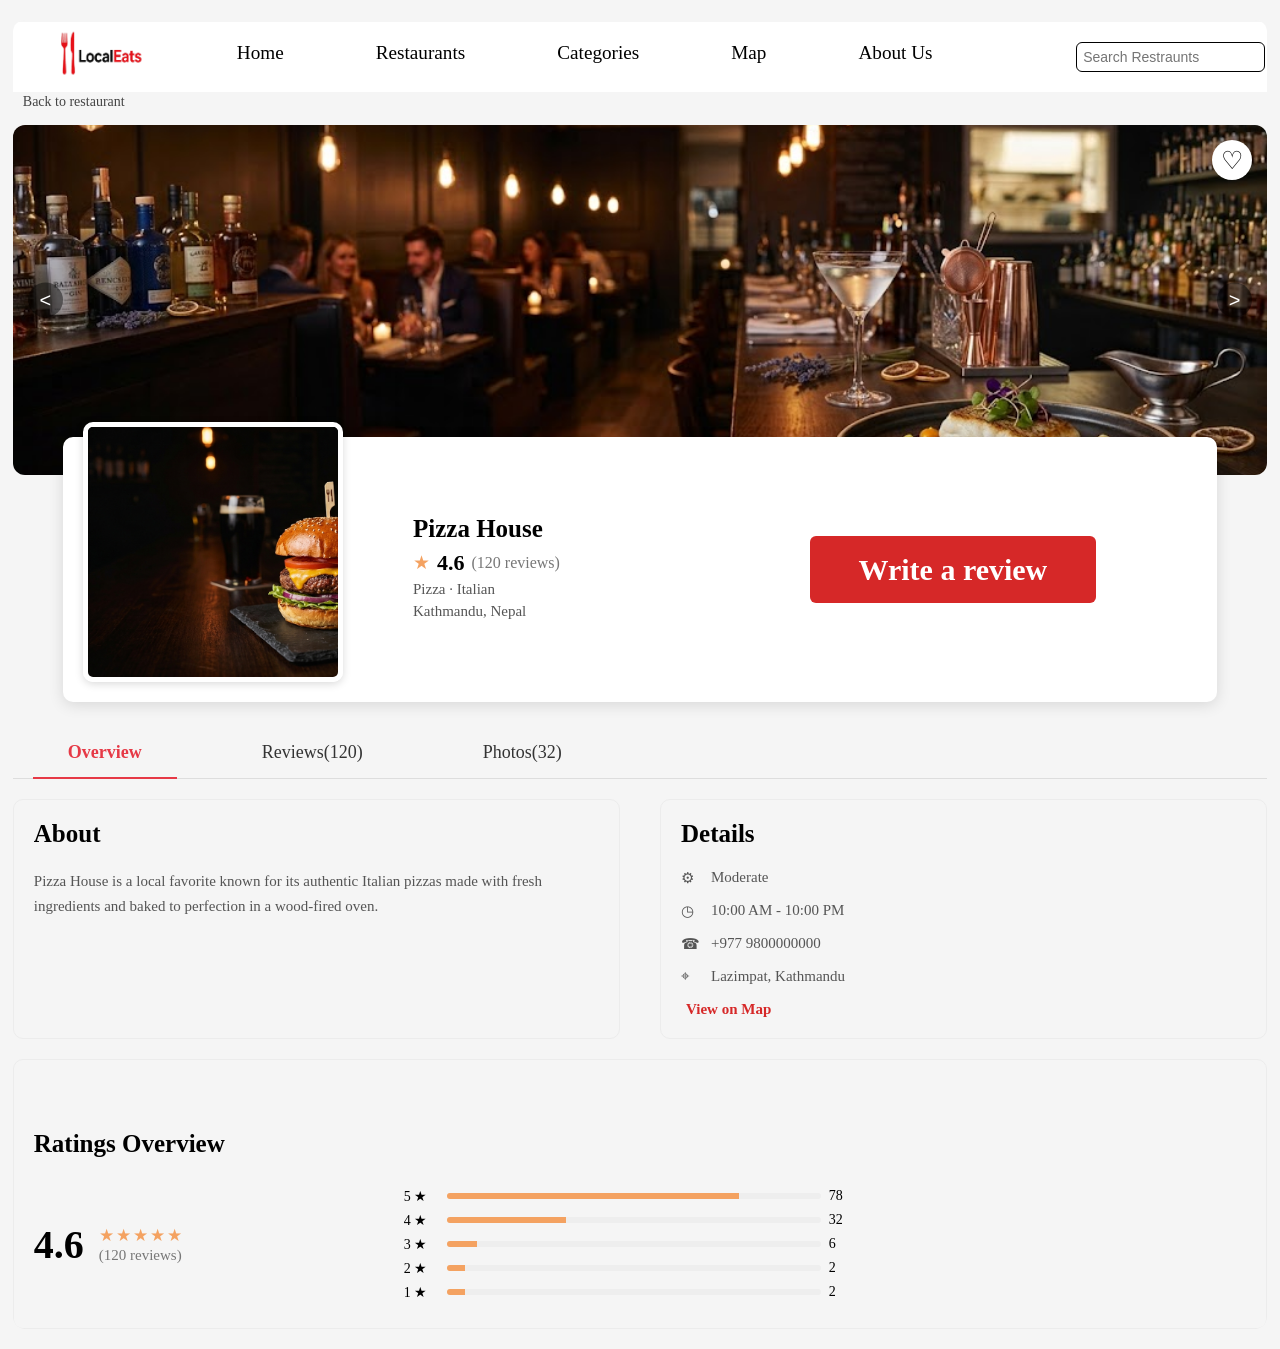
<file: frontend/restaurant-detail.html>
<!DOCTYPE html>
<html lang="en">
  <head>
    <meta charset="UTF-8" />
    <meta name="viewport" content="width=device-width, initial-scale=1.0" />
    <title>Restaurant Detail</title>
    <link rel="stylesheet" href="style.css" />
  </head>

  <body>
    <div class="page">
      <nav class="navbar">
        <ul>
          <a href="index.html"><img src="mainlogo-removebg-preview.png" /></a>
          <li><a href="index.html">Home</a></li>
          <li><a href="restaurant.html">Restaurants</a></li>
          <li><a href="categories.html">Categories</a></li>
          <li><a href="map.html ">Map</a></li>
          <li><a href="aboutus.html">About Us</a></li>
          <li><input type="search" placeholder="Search Restraunts" /></li>
        </ul>
      </nav>
      <a href="restaurant.html" class="back-to-restaurant"
        >Back to restaurant</a>
      <div class="restaurant-hero">
        <img src="rescover.jfif" alt="Pizza House" />

        <button class="favorite-btn">♡</button>

        <button class="image-arrow left-arrow">&lt;</button>
        <button class="image-arrow right-arrow">&gt;</button>
      </div>

      <!-- Restaurant information -->
      <section class="restaurant-infos">
        <div class="detail-logo">
          <img src="burger.jfif" alt="Pizza House logo" />
        </div>
        <div class="restaurant-basic-info">
          <h1>Pizza House</h1>
          <div class="ratings">
            <span class="star">★</span>
            <strong>4.6</strong>
            <span class="review-count">(120 reviews)</span>
          </div>
          <p>Pizza · Italian</p>
          <p>Kathmandu, Nepal</p>
        </div>
            <a href="writereview.html" class="review-btn">Write a review</a>
      </section>

      <!-- Tabs -->
      <div class="detail-tabs">
        <a href="#" class="active">Overview</a>
        <a href="#">Reviews(120)</a>
        <a href="#">Photos(32)</a>
      </div>

      <!-- About + Details -->
      <section class="overview-section">
        <!-- About -->
        <div class="os-about">
          <h2>About</h2>

          <p>
            Pizza House is a local favorite known for its authentic Italian
            pizzas made with fresh ingredients and baked to perfection in a
            wood-fired oven.
          </p>
        </div>

        <!-- Details -->
        <div class="os-details">
          <h2>Details</h2>
          <p>
            <span>⚙</span>
            Moderate
          </p>
          <p>
            <span>◷</span>
            10:00 AM - 10:00 PM
          </p>
          <p>
            <span>☎</span>
            +977 9800000000
          </p>
          <p>
            <span>⌖</span>
            Lazimpat, Kathmandu
          </p>
          <a href="#">View on Map</a>
        </div>
      </section>


      <!-- Ratings -->
      <section class="ratings-section">
        <h2>Ratings Overview</h2>

        <div class="rs-ratings-content">
          <!-- Overall rating -->
          <div class="rs-rc-overall-rating">
            <div class="rs-rc-or-big-rating">4.6</div>

            <div>
              <div class="rs-rc-or-br-big-stars">★★★★★</div>
              <small>(120 reviews)</small>
            </div>
          </div>

          <!-- Rating bars -->
          <div class="rs-rating-bars">
            <div class="rs-rating-row">
              <span>5 ★</span>
              <div class="rs-bar">
                <div class="rs-bar-fill five"></div>
              </div>
              <span>78</span>
            </div>

            <div class="rs-rating-row">
              <span>4 ★</span>
              <div class="rs-bar">
                <div class="rs-bar-fill four"></div>
              </div>
              <span>32</span>
            </div>

            <div class="rs-rating-row">
              <span>3 ★</span>
              <div class="rs-bar">
                <div class="rs-bar-fill three"></div>
              </div>
              <span>6</span>
            </div>

            <div class="rs-rating-row">
              <span>2 ★</span>
              <div class="rs-bar">
                <div class="rs-bar-fill two"></div>
              </div>
              <span>2</span>
            </div>

            <div class="rs-rating-row">
              <span>1 ★</span>
              <div class="rs-bar">
                <div class="rs-bar-fill one"></div>
              </div>
              <span>2</span>
            </div>

          </div>

        </div>

      </section>
    </div>
  </body>
</html>
</file>
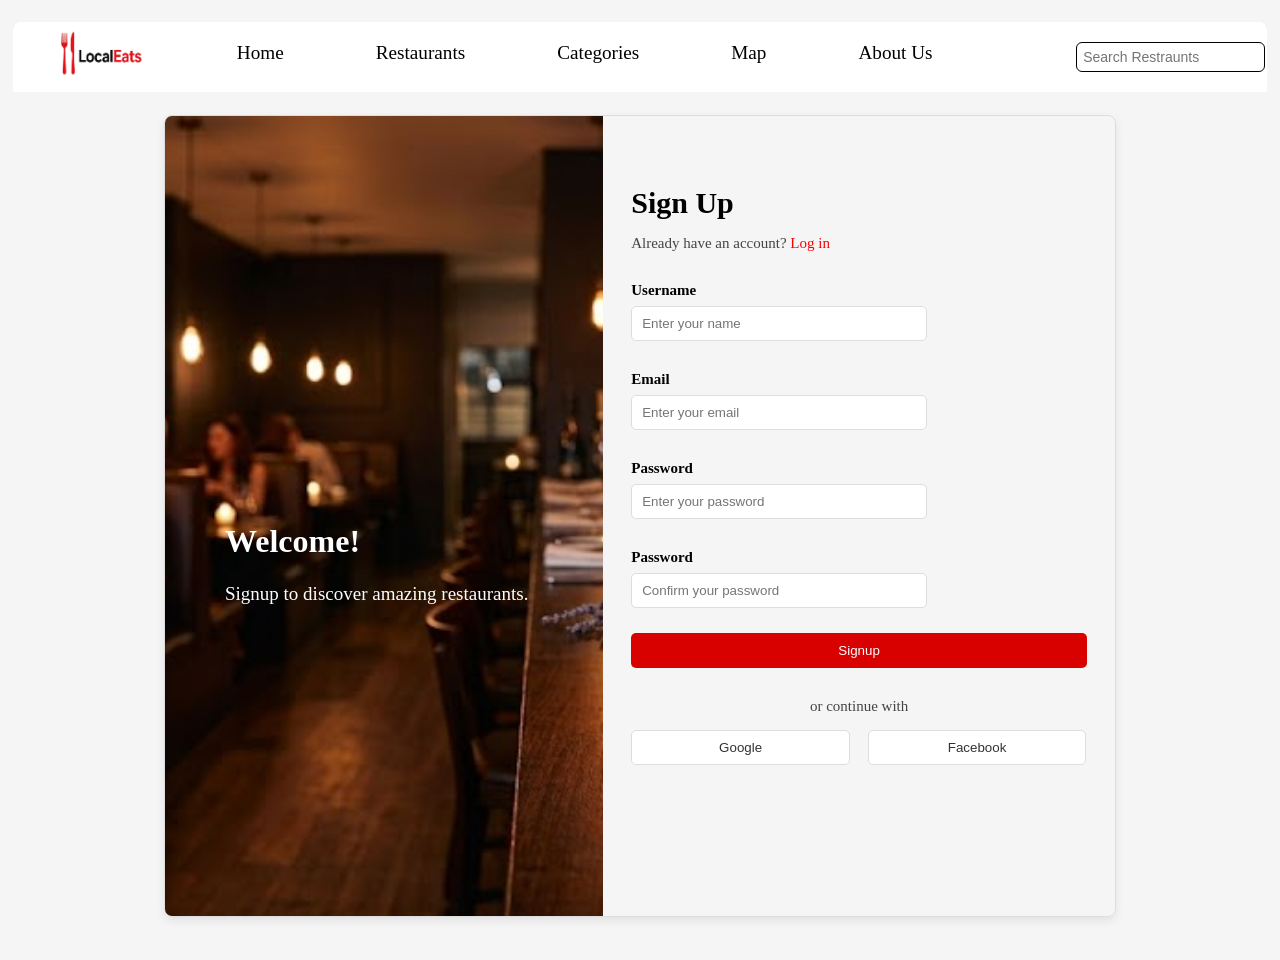
<file: frontend/signup.html>
<!DOCTYPE html>
<html lang="en">
  <head>
    <meta charset="UTF-8" />
    <meta name="viewport" content="width=device-width, initial-scale=1.0" />
    <title>Sign Up</title>
    <link rel="stylesheet" href="style.css" />
  </head>
  <body>
    <div class="page">
      <nav class="navbar">
        <ul>
          <a href="index.html"><img src="mainlogo-removebg-preview.png" /></a>
          <li><a href="index.html">Home</a></li>
          <li><a href="restaurant.html">Restaurants</a></li>
          <li><a href="categories.html">Categories</a></li>
          <li><a href="map.html ">Map</a></li>
          <li><a href="aboutus.html">About Us</a></li>
          <li><input type="search" placeholder="Search Restraunts" /></li>
        </ul>
      </nav>

      <div class="signup-container">
        <!-- left -->
        <div class="sc-image-section">
          <img src="rescover.jfif" alt="Restaurant" />
          <div>
            <h2>Welcome!</h2>
            <p>Signup to discover amazing restaurants.</p>
          </div>
        </div>

        <!-- Right -->
        <div class="sc-form-section">
          <h2>Sign Up</h2>
          <p>
            Already have an account?
            <a href="login.html">Log in</a>
          </p>

          <label for="username">Username</label>
          <input type="text" placeholder="Enter your name" id="username" />

          <label for="useremail">Email</label>
          <input type="email" placeholder="Enter your email" id="useremail" />

          <label for="userpassword">Password</label>
          <input type="password" placeholder="Enter your password" id="userpassword"/>

          <label for="cpassword">Password</label>
          <input type="password" placeholder="Confirm your password" id="cpassword"/>

          <button>Signup</button>

          <p>or continue with</p>

          <button>Google</button>
          <button>Facebook</button>
        </div>
      </div>
    </div>
  </body>
</html>
</file>
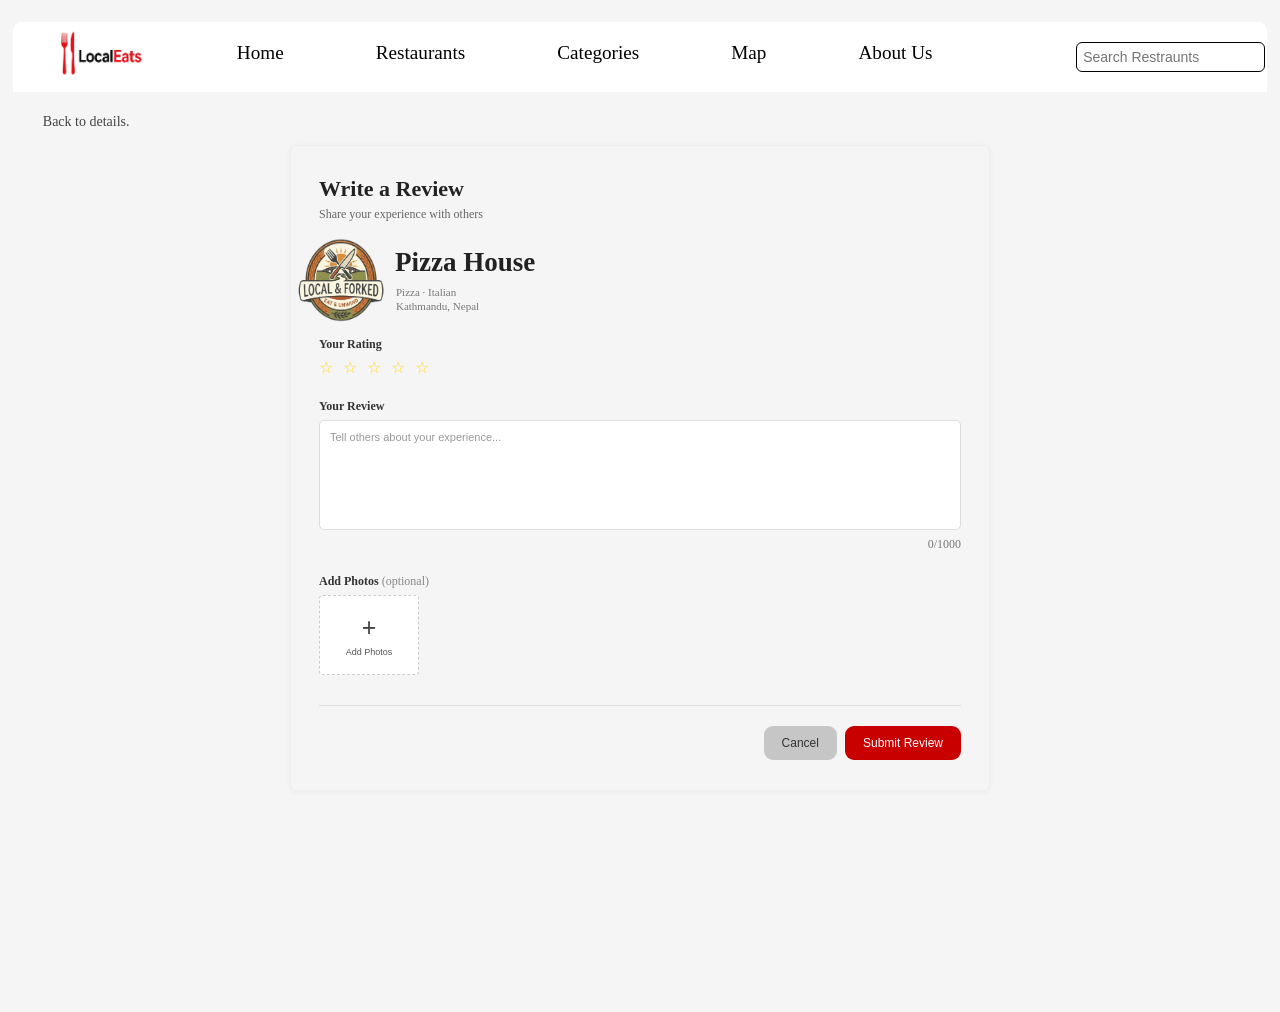
<file: frontend/writereview.html>
<!DOCTYPE html>
<html lang="en">
  <head>
    <meta charset="UTF-8" />
    <meta name="viewport" content="width=device-width, initial-scale=1.0" />
    <title>Write-Review</title>
    <link rel="stylesheet" href="style.css" />
  </head>
  <body>
    <div class="page">
      <nav class="navbar">
        <ul>
          <a href="index.html"><img src="mainlogo-removebg-preview.png" /></a>
          <li><a href="index.html">Home</a></li>
          <li><a href="restaurant.html">Restaurants</a></li>
          <li><a href="categories.html">Categories</a></li>
          <li><a href="map.html ">Map</a></li>
          <li><a href="aboutus.html">About Us</a></li>
          <li><input type="search" placeholder="Search Restraunts" /></li>
        </ul>
      </nav>


      <div class="review-page">
        <a href="restaurant-detail.html" class="back-to-restaurant">Back to details.</a>
        <div class="review-card">
            <h1>Write a Review</h1>
        <p class="subtitle">Share your experience with others</p>
        <div class="rd-restaurant-info">
          <div class="rd-ri-restaurant-logo">
            <img src="detail-logo.png" alt="rd-ri-restaurant-logo">
          </div>
          <div>
            <h2>Pizza House</h2>
            <p>Pizza · Italian</p>
            <p>Kathmandu, Nepal</p>
        </div>
        </div>

        <div class="rp-rating-section">
          <label>Your Rating</label>
            <div class="stars">
                <span>☆</span>
                <span>☆</span>
                <span>☆</span>
                <span>☆</span>
                <span>☆</span>
            </div>
        </div>

        <div class="rp-review-section">
          <label for="review">Your Review</label>
          <textarea
              id="review"
              placeholder="Tell others about your experience..."
              maxlength="1000"></textarea>
          <div class="character-count">0/1000</div>
        </div>


        <div class="photos-section">
          <label>Add Photos <span>(optional)</span></label>

          <button class="add-photo">
              <strong>+</strong>
              <span>Add Photos</span>
          </button>
      </div>

      <div class="rp-buttons">
        <button class="cancel-btn">Cancel</button>
        <button class="submit-btn">Submit Review</button>
    </div>

      
      </div>
    </div>
    </div>
  </body>
</html>
</file>
<file: frontend/style.css>
.page {
  width: 98%;
  margin: 20px auto;
  background-color: #f5f5f5;

  border-radius: 12px;
  overflow: hidden;
}
body {
  margin: 0;
  background-color: #f5f5f5;
}
.navbar ul {
  list-style: none;
  margin: 2px 2px 2px 2px;

  display: flex;
  gap: 92px;
}
.navbar ul li:last-child {
  margin-left: auto;
}
.navbar input {
  flex: 1;

  padding: 6px 6px;

  border: 1px solid black;
  border-radius: 6px;
  outline: none;

  font-size: 14px;
}
.navbar ul li {
  margin-top: 20px;
  font-family: Cambria, Cochin, Georgia, Times, "Times New Roman", serif;
  font-size: larger;
}
.navbar img {
  width: 90px;
  height: 50px;
  margin-top: 7px;

}

.navbar {
  position: sticky;
  top: 0;
  left: 0;
  background-color: white;
  height: 70px;
  width: 100%;
  cursor: pointer;
  z-index: 1000;
}
.navbar a {
  text-decoration: none;
  color: inherit;
}

.burger {
  position: relative;
  display: inline-block;
  height: 350px;
  width: 96%;
  margin: 1% 2%;
  overflow: hidden;
  border-radius: 30px;
}

.burger img {
  display: block;
  width: 100%;
  height: 100%;
  object-fit: cover;
}
.insideburger p {
  font-size: 35px;
}
.search-box {
  display: flex;
  align-items: center;

  width: 500px;
  height: 40px;

  background: white;
  margin-top: 20px;
  border-radius: 23px;
  overflow: hidden;
}

.search-box input {
  flex: 1;

  height: 100%;
  padding: 0 12px;

  border: none;
  outline: none;

  font-size: 14px;
}

.search-box button {
  height: 90%;
  padding: 0 18px;

  border: none;
  border-radius: 20px;

  background: #e63946;
  color: white;

  font-size: 14px;
  cursor: pointer;

  margin-right: 5px;
}

.search-box button:hover {
  background: #251d1f;
  transform: scale(1.07);
}
.insideburger {
  position: absolute;
  top: 29%;
  left: 3%;
  color: white;
}

.category {
  padding: 40px 20px;
  text-align: center;
  background-color: white;
}

.category h2 {
  font-size: 2.5rem;
  margin-bottom: 30px;
  color: #222;
}

.category-container {
  display: flex;
  gap: 20px;
  justify-content: center;
  flex-wrap: wrap;
  background-color: white;
}

.category-card {
  display: flex;
  flex-direction: column;
  align-items: center;
  text-decoration: none;
  background: #fff;
  border-radius: 25px;
  overflow: hidden;
  width: 180px;
  box-shadow: 0 4px 10px rgb(0, 0, 0, 0.08);
  transition: transform 0.3s ease, box-shadow 0.3s ease;
}

.category-card h3 {
  font-size: 1rem;
  color: #333;
  padding: 15px 10px;
  margin: 0;
}

.category-card:hover {
  transform: translateY(-5px);
  box-shadow: 0 8px 20px rgba(0, 0, 0, 0.15);
}
footer {
  display: flex;
  flex-direction: column;
  background: linear-gradient(135deg, #000000, #140000, #4a0000);

  margin-top: 7px;
  height: 230px;
  align-items: center;
}

footer ul {
  position: relative;
  display: flex;
  gap: 80px;

  align-items: center;
  justify-content: center;
  height: 34px;
  width: 120vh;
  margin-top: 80px;

  list-style: none;
}

footer a {
  text-decoration: none;
  color: white;
  display: flex;
}

footer p {
  color: white;

  height: 30px;
  width: 45vh;
}

footer a:hover {
  transform: translateY(-2px);
  transition: transform 0.3s ease, box-shadow 0.3s ease;
}

.featured-restaurant {
  display: flex;
  flex-direction: row;
  gap: 90px;
  align-items: center;
  justify-content: center;
  margin: 2px 0px 2px 3px;
  flex-wrap: wrap;
}

.view-all {
  display: block;
  margin-top: 30px;
  text-decoration: none;
  margin-bottom: 30px;
  text-align: right;
  margin-right: 45px;
}
.featured-restaurant-info h1 {
  margin-left: 80px;
}

.featured-restaurant-info p {
  font-size: 20px;
  margin-left: 80px;
}

/* restaurant section */
.heading {
  padding: 45px 6%;
  background-color: #f7f7f7;
  text-align: center;
}

.heading h1 {
  margin: 0;
  font-size: 38px;
  color: #222;
}

.heading p {
  margin: 8px 0 25px;
  color: #666;
  font-size: 16px;
}

/* Search bar */

.restaurant-search {
  display: flex;
  justify-content: center;
  margin-bottom: 22px;
}

.restaurant-search input {
  width: 50vh;
  padding: 14px 18px;
  border: 1px solid #ddd;
  border-radius: 12px;
  outline: none;
  background-color: white;
  font-size: 15px;
  box-shadow: 0 3px 10px rgba(0, 0, 0, 0.06);
}

.restaurant-search input:focus {
  border-color: #e63946;
}

/* Filters */

.chosing {
  display: flex;
  justify-content: center;
  gap: 12px;
  flex-wrap: wrap;
}

.chosing select {
  width: 150px;
  padding: 12px 14px;
  border: 1px solid #ddd;
  border-radius: 10px;
  background-color: white;
  color: #555;
  font-size: 14px;
  outline: none;
  cursor: pointer;
}

.chosing select:focus {
  border-color: #e63946;
}

.restaurant-container {
  display: flex;
  gap: 25px;
  justify-content: center;
  padding: 40px;
  flex-wrap: wrap;
  background-color: #f7f7f7;
}

.restaurant-card {
  width: 300px;
  background: white;
  border-radius: 18px;
  overflow: hidden;
  box-shadow: 0 5px 18px rgba(230, 91, 91, 0.1);
  transition: 0.3s ease;
}

/* .restaurant-card:hover {
  transform: translateY(-8px);
  box-shadow: 0 12px 25px rgba(0, 0, 0, 0.16);
}  */
.restaurant-image {
  position: relative;
  width: 100%;
  height: 200px;
}

.restaurant-image img {
  width: 100%;
  height: 100%;
  object-fit: cover;
}

.rating {
  position: absolute;
  top: 12px;
  right: 12px;

  background: white;
  padding: 6px 10px;
  border-radius: 20px;

  font-size: 14px;
  font-weight: bold;
}
.restaurant-info {
  padding: 18px;
}

.restaurant-info h3 {
  margin: 0 0 8px;
  font-size: 22px;
}

.category {
  margin: 5px 0;
  color: #e63946;
  font-size: 14px;
}

.location {
  margin: 8px 0;
  color: #666;
  font-size: 14px;
}

.description {
  color: #777;
  font-size: 14px;
  line-height: 1.5;
}

.restaurant-info button {
  width: 100%;
  padding: 11px;
  margin-top: 10px;

  border: none;
  border-radius: 10px;

  background: #e63946;
  color: white;

  font-size: 15px;
  cursor: pointer;
  transition: 0.2s ease;
}

.restaurant-info button:hover {
  background: #0b0203;
}

/* restaurant-detail */

.back-to-restaurant {
  display: inline-block;
  margin-bottom: 15px;

  color: #444;
  text-decoration: none;
  font-size: 14px;
  margin-left: 10px;
}

.back-to-restaurant:hover {
  color: #e63946;
}
.restaurant-hero {
  position: relative;
  width: 100%;
  height: 350px;

  overflow: hidden;
  border-radius: 12px;
}

.restaurant-hero img {
  width: 100%;
  height: 100%;

  object-fit: cover;
  display: block;
}

.favorite-btn {
  position: absolute;
  top: 15px;
  right: 15px;

  width: 40px;
  height: 40px;

  border: none;
  border-radius: 50%;

  background: white;
  font-size: 25px;

  cursor: pointer;
}

.image-arrow {
  position: absolute;
  top: 50%;

  transform: translateY(-50%);

  width: 35px;
  height: 35px;

  border: none;
  border-radius: 50%;

  background: rgba(0, 0, 0, 0.45);
  color: white;

  font-size: 20px;
  cursor: pointer;
}
.left-arrow {
  left: 15px;
}

.right-arrow {
  right: 15px;
}

.restaurant-infos {
  position: relative;
  width: 92%;
  min-height: 125px;
  margin: -38px auto 0;
  background: white;
  border-radius: 10px;
  box-shadow: 0 3px 15px rgba(0, 0, 0, 0.12);
  display: flex;
  align-items: center;
  padding: 20px;
  box-sizing: border-box;
  z-index: 2;
}

.detail-logo {
  width: 250px;
  height: 250px;
  flex-shrink: 0;
  border: 5px solid white;
  border-radius: 10px;
  overflow: hidden;
  margin-top: -35px;
  box-shadow: 0 2px 8px rgba(0, 0, 0, 0.15);
}

.detail-logo img {
  width: 100%;
  height: 100%;
  object-fit: cover;
  display: block;
}

.restaurant-basic-info {
  margin-left: 70px;
}

.restaurant-basic-info h1 {
  margin: 0 0 7px;

  font-size: 25px;
}

.restaurant-basic-info p {
  margin: 5px 0;

  font-size: 15px;
  color: #555;
}

.ratings {
  display: flex;
  align-items: center;
  gap: 7px;

  font-size: 22px;
}

.star {
  color: #f4a261;
  font-size: 19px;
}

.review-count {
  color: #777;
  font-size: 16px;
}

.review-btn {
  display: flex;
  margin-left: 250px;
  background: #d62828;
  color: white;

  border: none;
  border-radius: 6px;

  padding: 11px 18px;
  font-weight: bold;
  font-family: unset;
  font-size: 30px;

  cursor: pointer;
  height: 45px;
  width: 250px;
  text-decoration: none;
  align-items: center;
  justify-content: center;

}

.review-btn:hover {
  background: black;
}

.detail-tabs {
  display: flex;
  gap: 50px;
  border-bottom: 1px solid #ddd;
  margin-top: 25px;
  padding-left: 20px;
}

.detail-tabs a {
  position: relative;
  padding: 15px 35px;
  text-decoration: none;
  color: #333;
  font-size: 18px;
}

.detail-tabs a.active {
  color: #e63946;
  font-weight: bold;
}

.detail-tabs a.active::after {
  content: ""; /*so that there is underline below*/
  position: absolute;
  bottom: -1px;
  left: 0;
  width: 100%;
  height: 2px;
  background: #e63946;
}

.overview-section {
  display: grid;
  grid-template-columns: 1fr 1fr;
  gap: 40px;
  margin-top: 20px;
}

.os-about,
.os-details {
    border: 1px solid rgb(236, 236, 236);
    border-radius: 10px;
    padding: 20px;
    box-sizing: border-box;
}

.os-about h2,
.os-details h2{
    margin-top: 0;
    font-size: 25px;
}

.os-about p {
    color: #555;
    font-size: 15px;
    line-height: 1.7;
}

.os-details p {
  display: flex;
  align-items: center;
  gap: 12px;
  font-size: 15px;
  color: #555;
}

.os-details p span {
  width: 18px;
}

.os-details a {
  color: #d62828;
  text-decoration: none;
  font-size: 15px;
  font-weight: bold;
  margin-left: 5px;
}

.ratings-section {
  margin-top: 20px;
  border: 1px solid rgb(236, 236, 236);
  border-radius: 10px;
  padding: 20px;

}

.rs-ratings-content {
  display: flex;
  gap: 220px;
  margin-top:23px;

}

.rs-rc-overall-rating {
  display: flex;
  align-items: center;
  gap: 15px;
}

.rs-rc-or-big-rating {
  font-size: 40px;
  font-weight: bold;
}

.rs-rc-or-br-big-stars {
  color: #f4a261;
  font-size: 17px;
  letter-spacing: 2px;
}

.rs-rc-overall-rating small {
  color: #777;
  font-size: 15px;
}

.ratings-section h2 {
  font-size: 25px;
  margin-top :50px;
}

/* Rating bars */
.rs-rating-bars {
  width: 450px;
}

.rs-rating-row {
  display: grid;
  grid-template-columns: 35px 1fr 25px;
  align-items: center;
  gap: 8px;
  margin: 7px 0;
  font-size: 14px;
}

.rs-bar {
  height: 6px;
  background: #eee;
  border-radius: 5px;
  overflow: hidden;
}

.rs-bar-fill {
  height: 100%;
  background: #f4a261;
}

/* Individual percentages */

.five {
  width: 78%;
}
.four {
  width: 32%;
}
.three {
  width: 8%;
}
.two {
  width: 5%;
}
.one {
  width: 5%;
}



.review-page {
  min-height: 100vh;
  padding: 20px;
  box-sizing: border-box;
}


.review-card {
  width: 700px;
  max-width: 100%;
  margin: 0 auto;

  border: 1px solid #eeeeee;
  border-radius: 6px;

  padding: 30px 28px;
  box-sizing: border-box;

  box-shadow: 0 1px 5px rgba(0, 0, 0, 0.05);
}

.review-card h1 {
  margin: 0;
  font-size: 22px;
  color: #222;
}

.subtitle {
  margin-top: 5px;
  margin-bottom: 25px;
  font-size: 12px;
  color: #666;
}

.rd-restaurant-info {
  display: flex;
  align-items: center;
  gap: 12px;
  margin-bottom: 25px;
}

.rd-ri-restaurant-logo {
  width: 55px;
  height: 55px;

  display: flex;
  justify-content: center;
  align-items: center;

  background-color: #f3f3f3;
  
  font-size: 25px;
  z-index: 2;
}

.rd-ri-restaurant-logo img{
  width:160px;
  height: 100px;
  margin-left: -11px;
}


.rd-restaurant-info h2 {
  margin: 0 0 8px 9px;
  font-size: 27px;
  color: #222;
}

.rd-restaurant-info p {
  margin: 2px 0 0 10px;
  font-size: 11px;
  color: #777;
}

.rp-rating-section label,
.rp-review-section label,
.photos-section label {
    display: block;
    margin-bottom: 6px;
    font-size: 12px;
    font-weight: bold;
    color: #333;
}

.rp-rating-section {
  margin-bottom: 22px;
}
.stars {
  display: flex;
  gap: 10px;
  cursor: pointer;
  color: gold;
}

.rp-review-section {
  margin-bottom: 22px;
}


.rp-review-section textarea {
  width: 100%;
  height: 110px;

  padding: 10px;

  box-sizing: border-box;

  border: 1px solid #ddd;
  border-radius: 5px;

  resize: none;

  outline: none;

  font-family: Arial, sans-serif;
  font-size: 11px;
}

.rp-review-section textarea:focus {
  border-color: #aaa;
}

.rp-review-section textarea::placeholder {
  color: #999;
}

.character-count {
  text-align: right;

  margin-top: 3px;

  font-size: 12px;
  color: #777;
}


.photos-section {
  margin-bottom: 30px;
}

.photos-section label span {
  font-weight: normal;
  color: #888;
}

.add-photo {
  width: 100px;
  height: 80px;
  display: flex;
  flex-direction: column;
  justify-content: center;
  align-items: center;

  gap: 5px;

  background-color: white;

  border: 1px dashed #ccc;
  border-radius: 4px;

  cursor: pointer;
}

.add-photo strong {
  font-size: 25px;
  font-weight: normal;
  color: #444;
}

.add-photo span {
  font-size: 9px;
  color: #555;
}

.rp-buttons {
  border-top: 1px solid #dedede;

  padding-top: 20px;

  display: flex;
  justify-content: flex-end;
  gap: 8px;
}

.rp-buttons button {
  border: none;
  border-radius: 9px;
  padding: 10px 18px;
  font-size: 12px;
  font-weight: lighter;

  cursor: pointer;
}

.cancel-btn {
  background-color: #c6c6c6;
  color: #333;
}

.submit-btn {
  background-color: #c90000;
  color: white;
}

.submit-btn:hover {
  background-color: #0e0c0c;
}

.cancel-btn:hover {
  background-color: #e9e9e9;
}



/* Login Page & signup page*/ 
.signup-container {
  width: 950px;
  height: 800px;  
  margin: 23px auto;

  display: flex;

  border: 0.2px solid #ddd;
  box-shadow: 0 4px 10px rgb(0, 0, 0, 0.08);
  border-radius: 8px;

  overflow: hidden;
}
.login-container {
  width: 900px;
  height: 700px;  
  margin: 23px auto;

  display: flex;

  border: 0.2px solid #ddd;
  box-shadow: 0 4px 10px rgb(0, 0, 0, 0.08);
  border-radius: 8px;

  overflow: hidden;
}


.lc-image-section,
.sc-image-section {
  width: 50%;
  position: relative;
}

.lc-image-section img,
.sc-image-section img {
  width: 100%;
  height: 100%;
  object-fit: cover;
}


/* Text over image */

.lc-image-section div,
.sc-image-section div {
  position: absolute;
  left: 60px;
  top: 380px;
  color: white;

  /* "Div" here means the div tag inside of the class image-section  */
}

.lc-image-section h2,
.sc-image-section h2{
  font-size: 32px;
  margin-bottom: 10px;
}

.lc-image-section p,
.sc-image-section p {
  font-size: 19px;
  width: 520px;
  line-height: 1.6;
}

/* Right Section */
.form-section,
.sc-form-section{
  width: 52%;
  padding: 45px 28px;
}

.form-section h2,
.sc-form-section h2 {
  font-size: 30px;
  margin-bottom: 8px;
}

.form-section p,
.sc-form-section p  {
  font-size: 15px;
  color: #444;
}

.form-section a,
.sc-form-section a{
  color: red;
  text-decoration: none;
}

.form-section label,
.sc-form-section label{
  display: block;
  font-size: 15px;
  font-weight: bold;
  margin-top: 30px;
  margin-bottom: 7px;
}

.form-section input,
.sc-form-section input {
  width: 65%;
  height: 35px;

  padding: 0 10px;

  border: 1px solid #ddd;
  border-radius: 5px;
  box-sizing: border-box;
  outline: none;
}

.form-section > a{
  display: block;
  text-align: right;
  margin-top: 8px;

  font-size: 13px;
  font-weight: bold;
}

.form-section button,
.sc-form-section button {
  width: 100%;
  height: 35px;

  margin-top: 25px;

  border: none;
  border-radius: 5px;

  background-color: #d90000;

  color: white;

  cursor: pointer;
}

.form-section > p:last-of-type,
.sc-form-section > p:last-of-type {
  text-align: center;

  margin-top: 30px;
  margin-bottom: 15px;
  

}

.form-section button:nth-of-type(2),
.form-section button:nth-of-type(3),
.sc-form-section button:nth-of-type(2),
.sc-form-section button:nth-of-type(3){
    width: 48%;

    margin-top: 0;

    background-color: white;

    color: #333;

    border: 1px solid #ddd;
}

.form-section button:nth-of-type(2),
.sc-form-section button:nth-of-type(2)
 {
  margin-right: 3%;
}


/* Profile page */


.profile-page {
  display: flex;
  width: 100%;
  max-width: 1100px;
  margin: 9px auto 40px;
  min-height: 650px;
  border: 1px solid #eeeeee;
  border-radius: 10px;
  background-color: #ffffff;
  box-shadow: 0 2px 8px rgba(0, 0, 0, 0.04);
}


.profile-sidebar {
  width: 210px;
  padding: 25px 15px;

  border-right: 1px solid #eeeeee;
  flex-shrink: 0;
}

.sidebar-item {
  display: flex;
  align-items: center;
  gap: 22px;

  padding: 11px 12px;
  margin-bottom: 44px;
  text-decoration: none;
  color: #333333;
  font-size: 17px;
  border-radius: 5px;
  transition: 0.5s;
}


.sidebar-item i {
  width: 16px;
  font-size: 13px;
}


.sidebar-item:hover {
  background-color: #f7f7f7;
}

.sidebar-item.active {
  color: #c62828;
  background-color: #fdf1f1;
  font-weight: 600;
}

.profile-content {
  flex: 1;
  padding: 25px 30px 35px;
}

.profile-card {
  display: flex;
  align-items: center;
  padding: 18px 29px;
  border: 1px solid #eeeeee;
  border-radius: 7px;
  min-height: 105px;

}

.profile-picture {
  width: 85px;
  height: 85px;
  border-radius: 50%;
  object-fit: cover;
  margin-right: 25px;
}

.profile-info h1 {
  margin: 0 0 5px;
  font-size: 30px;
  color: #222222;
}


.pi-email {
  margin: 0 0 3px;

  font-size: 13px;
  color: #555555;
}

.pi-member-date {
  margin: 0 0 10px;

  font-size: 13px;
  color: #999999;
}



.edit-profile-btn {
  padding: 5px 13px;

  background-color: white;
  border: 1px solid #e04b4b;
  border-radius: 4px;
  color: #d73535;
  font-size: 11px;
  cursor: pointer;
}

.edit-profile-btn:hover {
  background-color: #ebdada;
}

.reviews-section {
  margin-top: 22px;
}


.reviews-section h2 {
  margin: 0 0 13px;

  font-size: 25px;
  color: #222222;
}


.res-review-card {
  display: flex;
  align-items: center;

  width: 100%;
  min-height: 70px;
  margin-bottom: 10px;
  padding: 10px;
  border: 1px solid #eeeeee;
  border-radius: 6px;
  box-sizing: border-box;
}

.res-restaurant-image {
  width: 48px;
  height: 48px;

  object-fit: cover;
  border-radius: 4px;
  flex-shrink: 0;
}

.res-review-info {
  margin-left: 12px;

  flex: 1;
}

.res-review-info h3 {
  margin: 0 0 4px;

  font-size: 16px;
  color: #222222;
}

.res-review-info p {
  margin: 0 0 4px;

  font-size: 12px;
  color: #555555;
}

.res-review-time {
  font-size: 11px;
  color: #999999;
}

.res-review-rating {
  align-self: stretch;
  display: flex;
  flex-direction: column;
  justify-content: space-between;
  align-items: flex-end;
  padding: 2px 0;
}
.res-stars {
  color: #f59e0b;

  font-size: 14px;
  letter-spacing: 1px;
}

.empty-star {
  color: white;
}

.res-rating-number {
  margin-left: 5px;

  font-size: 14px;
  color: #555555;
}


.dots {
  color: #777777;
  font-size: 17px;
  line-height: 15px;

  cursor: pointer;
}

.res-view-reviews {
  display: inline-block;
  margin-top: 8px;
  text-decoration: none;
  color: #d73535;
  font-size: 16px;
  font-weight: 600;
}


.res-view-reviews span {
  margin-left: 5px;
  font-size: 15px;
  text-decoration: none;
}


.res-view-reviews:hover {
  transform:translateY(-2.3px);
}
</file>
